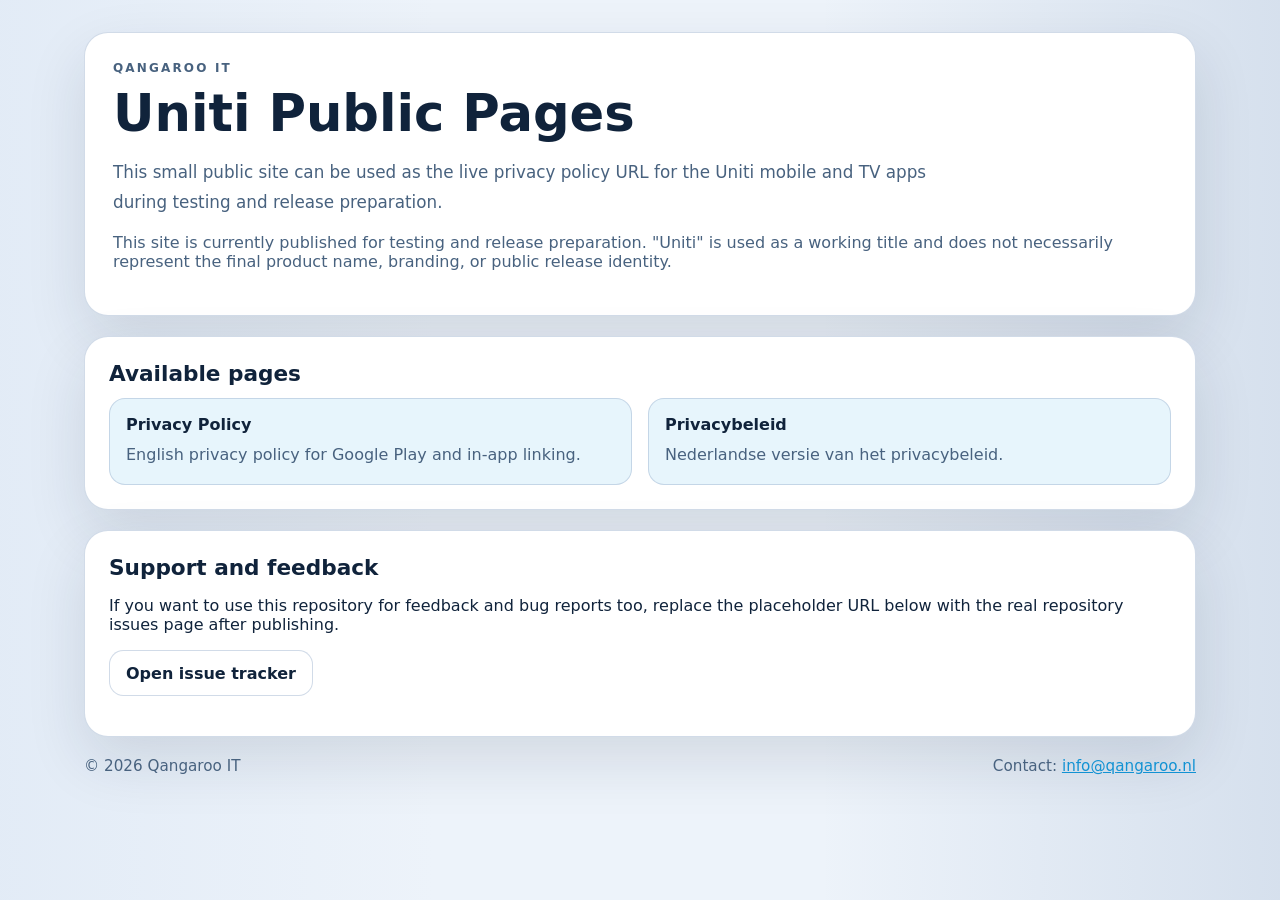
<file: index.html>
<!doctype html>
<html lang="en">
  <head>
    <meta charset="utf-8" />
    <meta name="viewport" content="width=device-width, initial-scale=1" />
    <title>Uniti Legal</title>
    <meta
      name="description"
      content="Public legal and support pages for the Uniti apps published by Qangaroo IT." />
    <link rel="stylesheet" href="./styles.css" />
  </head>
  <body>
    <main class="page-shell">
      <section class="card hero">
        <p class="eyebrow">Qangaroo IT</p>
        <h1>Uniti Public Pages</h1>
        <p class="intro">
          This small public site can be used as the live privacy policy URL for the Uniti mobile and TV apps during
          testing and release preparation.
        </p>
        <p class="muted">
          This site is currently published for testing and release preparation. "Uniti" is used as a working title and
          does not necessarily represent the final product name, branding, or public release identity.
        </p>
      </section>

      <section class="card">
        <h2>Available pages</h2>
        <div class="link-grid">
          <a class="link-card" href="./privacy/">
            <strong>Privacy Policy</strong>
            <span>English privacy policy for Google Play and in-app linking.</span>
          </a>
          <a class="link-card" href="./privacy/nl/">
            <strong>Privacybeleid</strong>
            <span>Nederlandse versie van het privacybeleid.</span>
          </a>
        </div>
      </section>

      <section class="card">
        <h2>Support and feedback</h2>
        <p>
          If you want to use this repository for feedback and bug reports too, replace the placeholder URL below with
          the real repository issues page after publishing.
        </p>
        <p>
          <a class="button-link" href="https://github.com/QangarooIT/unitix/issues"
            >Open issue tracker</a
          >
        </p>
      </section>

      <footer class="site-footer">
        <span>© 2026 Qangaroo IT</span>
        <span>Contact: <a href="mailto:info@qangaroo.nl">info@qangaroo.nl</a></span>
      </footer>
    </main>
  </body>
</html>
</file>
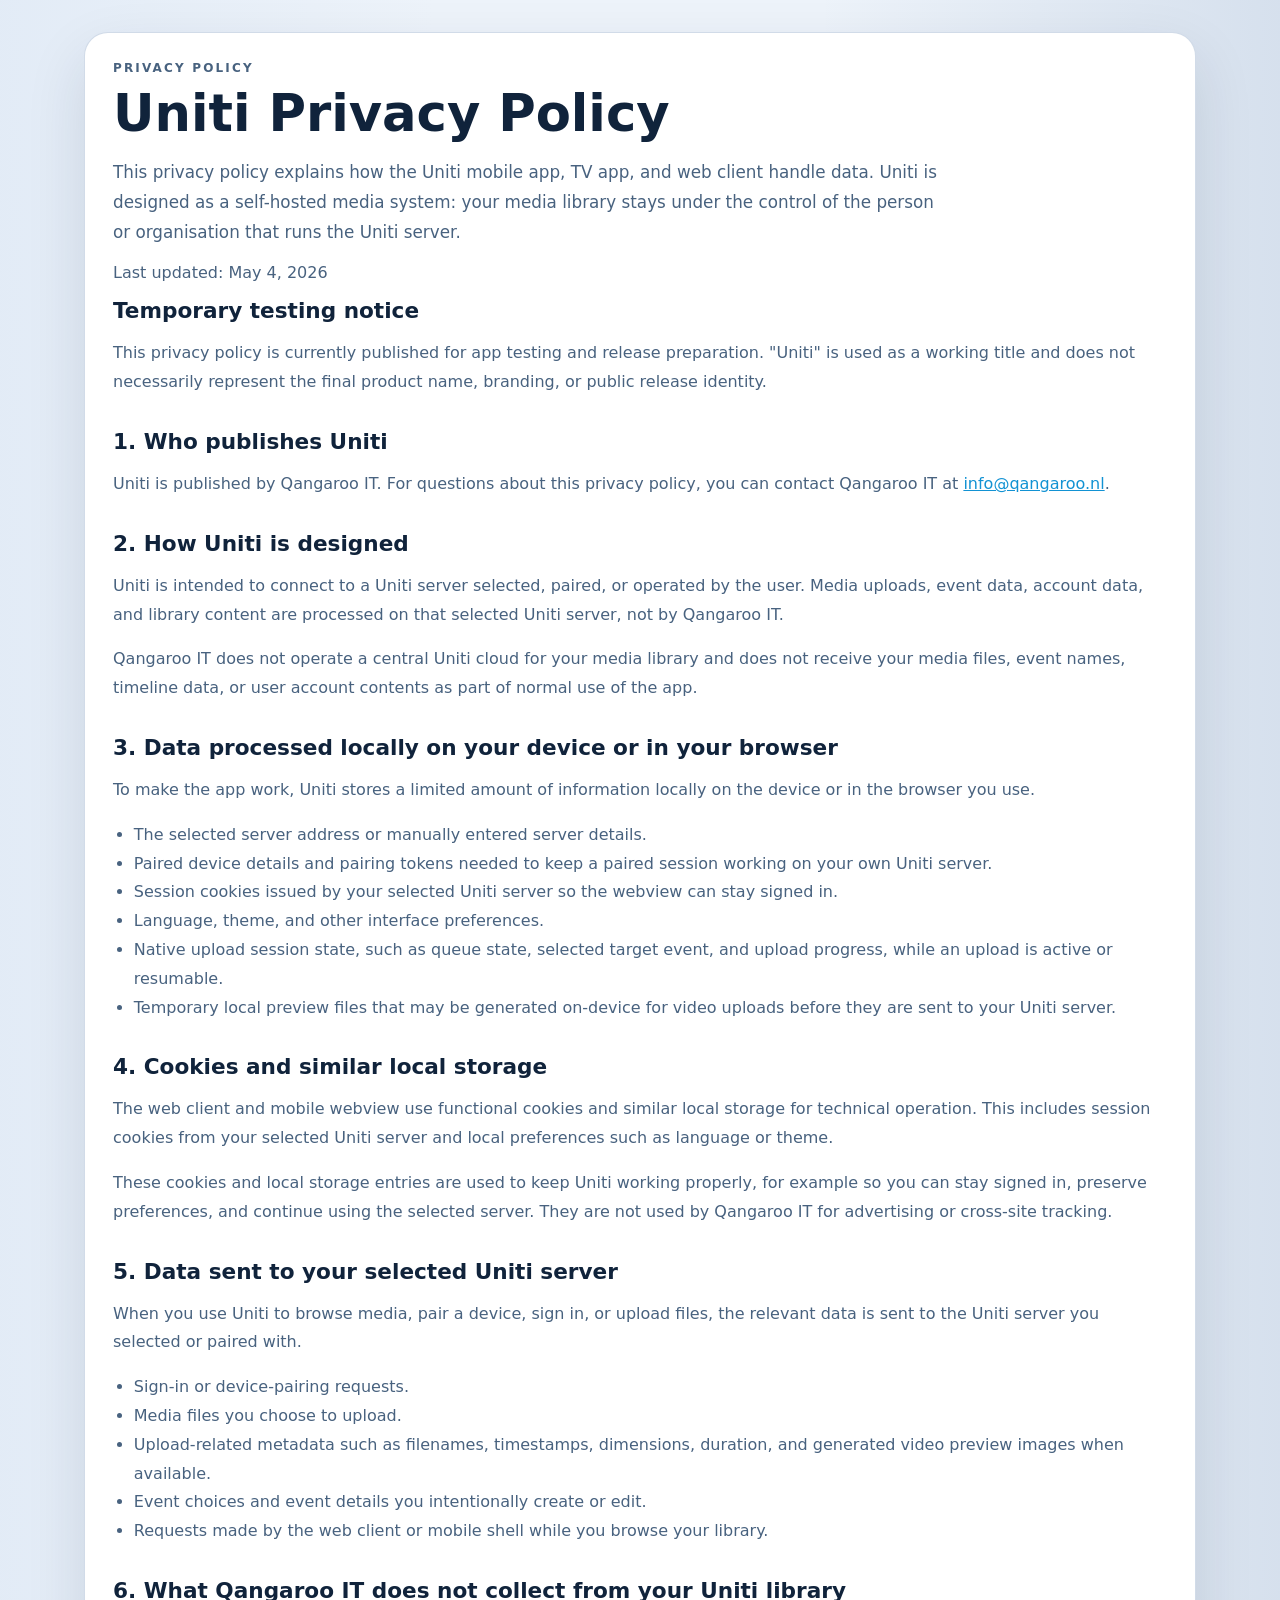
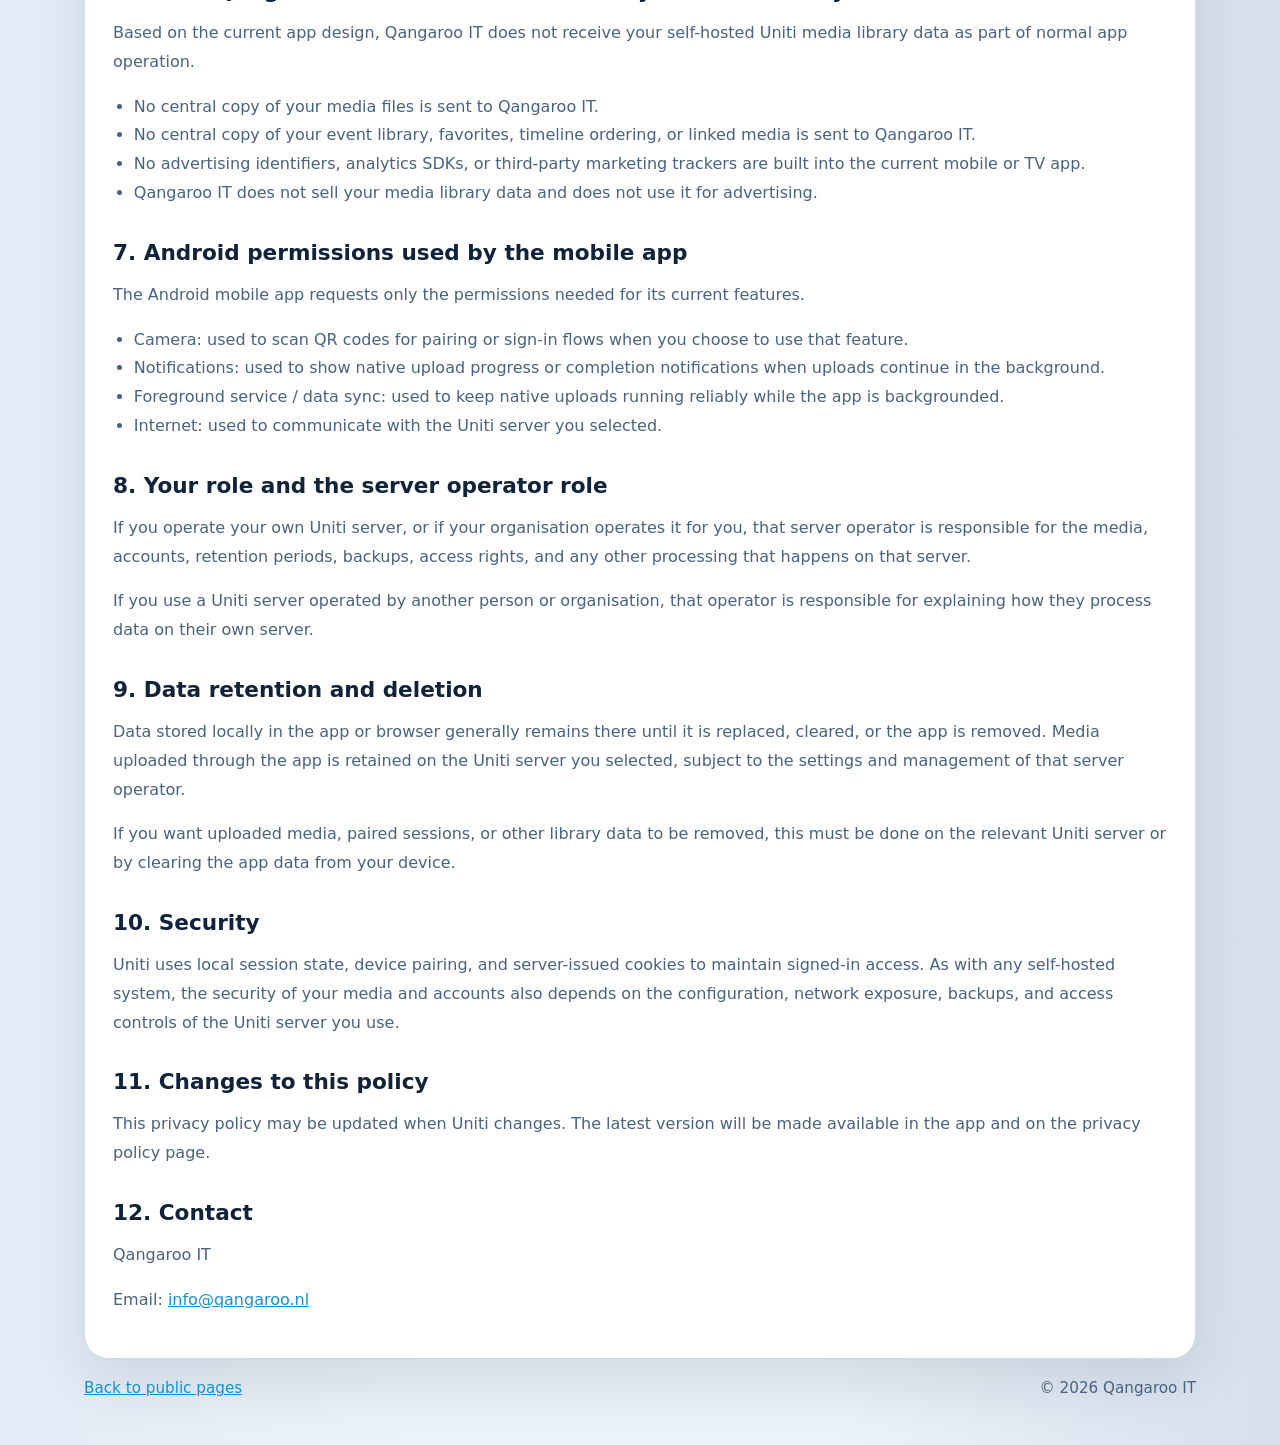
<file: privacy/index.html>
<!doctype html>
<html lang="en">
  <head>
    <meta charset="utf-8" />
    <meta name="viewport" content="width=device-width, initial-scale=1" />
    <title>Uniti Privacy Policy</title>
    <meta
      name="description"
      content="Privacy policy for the Uniti mobile app, TV app, and web client, published by Qangaroo IT." />
    <link rel="stylesheet" href="../styles.css" />
  </head>
  <body>
    <main class="page-shell">
      <section class="card legal-card">
        <p class="eyebrow">Privacy Policy</p>
        <h1>Uniti Privacy Policy</h1>
        <p class="intro">
          This privacy policy explains how the Uniti mobile app, TV app, and web client handle data. Uniti is designed
          as a self-hosted media system: your media library stays under the control of the person or organisation that
          runs the Uniti server.
        </p>
        <p class="muted">Last updated: May 4, 2026</p>

        <section class="legal-section">
          <h2>Temporary testing notice</h2>
          <p>
            This privacy policy is currently published for app testing and release preparation. "Uniti" is used as a
            working title and does not necessarily represent the final product name, branding, or public release
            identity.
          </p>
        </section>

        <section class="legal-section">
          <h2>1. Who publishes Uniti</h2>
          <p>
            Uniti is published by Qangaroo IT. For questions about this privacy policy, you can contact Qangaroo IT at
            <a href="mailto:info@qangaroo.nl">info@qangaroo.nl</a>.
          </p>
        </section>

        <section class="legal-section">
          <h2>2. How Uniti is designed</h2>
          <p>
            Uniti is intended to connect to a Uniti server selected, paired, or operated by the user. Media uploads,
            event data, account data, and library content are processed on that selected Uniti server, not by Qangaroo
            IT.
          </p>
          <p>
            Qangaroo IT does not operate a central Uniti cloud for your media library and does not receive your media
            files, event names, timeline data, or user account contents as part of normal use of the app.
          </p>
        </section>

        <section class="legal-section">
          <h2>3. Data processed locally on your device or in your browser</h2>
          <p>
            To make the app work, Uniti stores a limited amount of information locally on the device or in the browser
            you use.
          </p>
          <ul>
            <li>The selected server address or manually entered server details.</li>
            <li>Paired device details and pairing tokens needed to keep a paired session working on your own Uniti server.</li>
            <li>Session cookies issued by your selected Uniti server so the webview can stay signed in.</li>
            <li>Language, theme, and other interface preferences.</li>
            <li>
              Native upload session state, such as queue state, selected target event, and upload progress, while an
              upload is active or resumable.
            </li>
            <li>
              Temporary local preview files that may be generated on-device for video uploads before they are sent to
              your Uniti server.
            </li>
          </ul>
        </section>

        <section class="legal-section">
          <h2>4. Cookies and similar local storage</h2>
          <p>
            The web client and mobile webview use functional cookies and similar local storage for technical operation.
            This includes session cookies from your selected Uniti server and local preferences such as language or
            theme.
          </p>
          <p>
            These cookies and local storage entries are used to keep Uniti working properly, for example so you can stay
            signed in, preserve preferences, and continue using the selected server. They are not used by Qangaroo IT
            for advertising or cross-site tracking.
          </p>
        </section>

        <section class="legal-section">
          <h2>5. Data sent to your selected Uniti server</h2>
          <p>
            When you use Uniti to browse media, pair a device, sign in, or upload files, the relevant data is sent to
            the Uniti server you selected or paired with.
          </p>
          <ul>
            <li>Sign-in or device-pairing requests.</li>
            <li>Media files you choose to upload.</li>
            <li>
              Upload-related metadata such as filenames, timestamps, dimensions, duration, and generated video preview
              images when available.
            </li>
            <li>Event choices and event details you intentionally create or edit.</li>
            <li>Requests made by the web client or mobile shell while you browse your library.</li>
          </ul>
        </section>

        <section class="legal-section">
          <h2>6. What Qangaroo IT does not collect from your Uniti library</h2>
          <p>Based on the current app design, Qangaroo IT does not receive your self-hosted Uniti media library data as part of normal app operation.</p>
          <ul>
            <li>No central copy of your media files is sent to Qangaroo IT.</li>
            <li>No central copy of your event library, favorites, timeline ordering, or linked media is sent to Qangaroo IT.</li>
            <li>No advertising identifiers, analytics SDKs, or third-party marketing trackers are built into the current mobile or TV app.</li>
            <li>Qangaroo IT does not sell your media library data and does not use it for advertising.</li>
          </ul>
        </section>

        <section class="legal-section">
          <h2>7. Android permissions used by the mobile app</h2>
          <p>The Android mobile app requests only the permissions needed for its current features.</p>
          <ul>
            <li>Camera: used to scan QR codes for pairing or sign-in flows when you choose to use that feature.</li>
            <li>Notifications: used to show native upload progress or completion notifications when uploads continue in the background.</li>
            <li>Foreground service / data sync: used to keep native uploads running reliably while the app is backgrounded.</li>
            <li>Internet: used to communicate with the Uniti server you selected.</li>
          </ul>
        </section>

        <section class="legal-section">
          <h2>8. Your role and the server operator role</h2>
          <p>
            If you operate your own Uniti server, or if your organisation operates it for you, that server operator is
            responsible for the media, accounts, retention periods, backups, access rights, and any other processing
            that happens on that server.
          </p>
          <p>
            If you use a Uniti server operated by another person or organisation, that operator is responsible for
            explaining how they process data on their own server.
          </p>
        </section>

        <section class="legal-section">
          <h2>9. Data retention and deletion</h2>
          <p>
            Data stored locally in the app or browser generally remains there until it is replaced, cleared, or the app
            is removed. Media uploaded through the app is retained on the Uniti server you selected, subject to the
            settings and management of that server operator.
          </p>
          <p>
            If you want uploaded media, paired sessions, or other library data to be removed, this must be done on the
            relevant Uniti server or by clearing the app data from your device.
          </p>
        </section>

        <section class="legal-section">
          <h2>10. Security</h2>
          <p>
            Uniti uses local session state, device pairing, and server-issued cookies to maintain signed-in access. As
            with any self-hosted system, the security of your media and accounts also depends on the configuration,
            network exposure, backups, and access controls of the Uniti server you use.
          </p>
        </section>

        <section class="legal-section">
          <h2>11. Changes to this policy</h2>
          <p>
            This privacy policy may be updated when Uniti changes. The latest version will be made available in the app
            and on the privacy policy page.
          </p>
        </section>

        <section class="legal-section">
          <h2>12. Contact</h2>
          <p>Qangaroo IT</p>
          <p>Email: <a href="mailto:info@qangaroo.nl">info@qangaroo.nl</a></p>
        </section>
      </section>

      <footer class="site-footer">
        <a href="../">Back to public pages</a>
        <span>© 2026 Qangaroo IT</span>
      </footer>
    </main>
  </body>
</html>
</file>
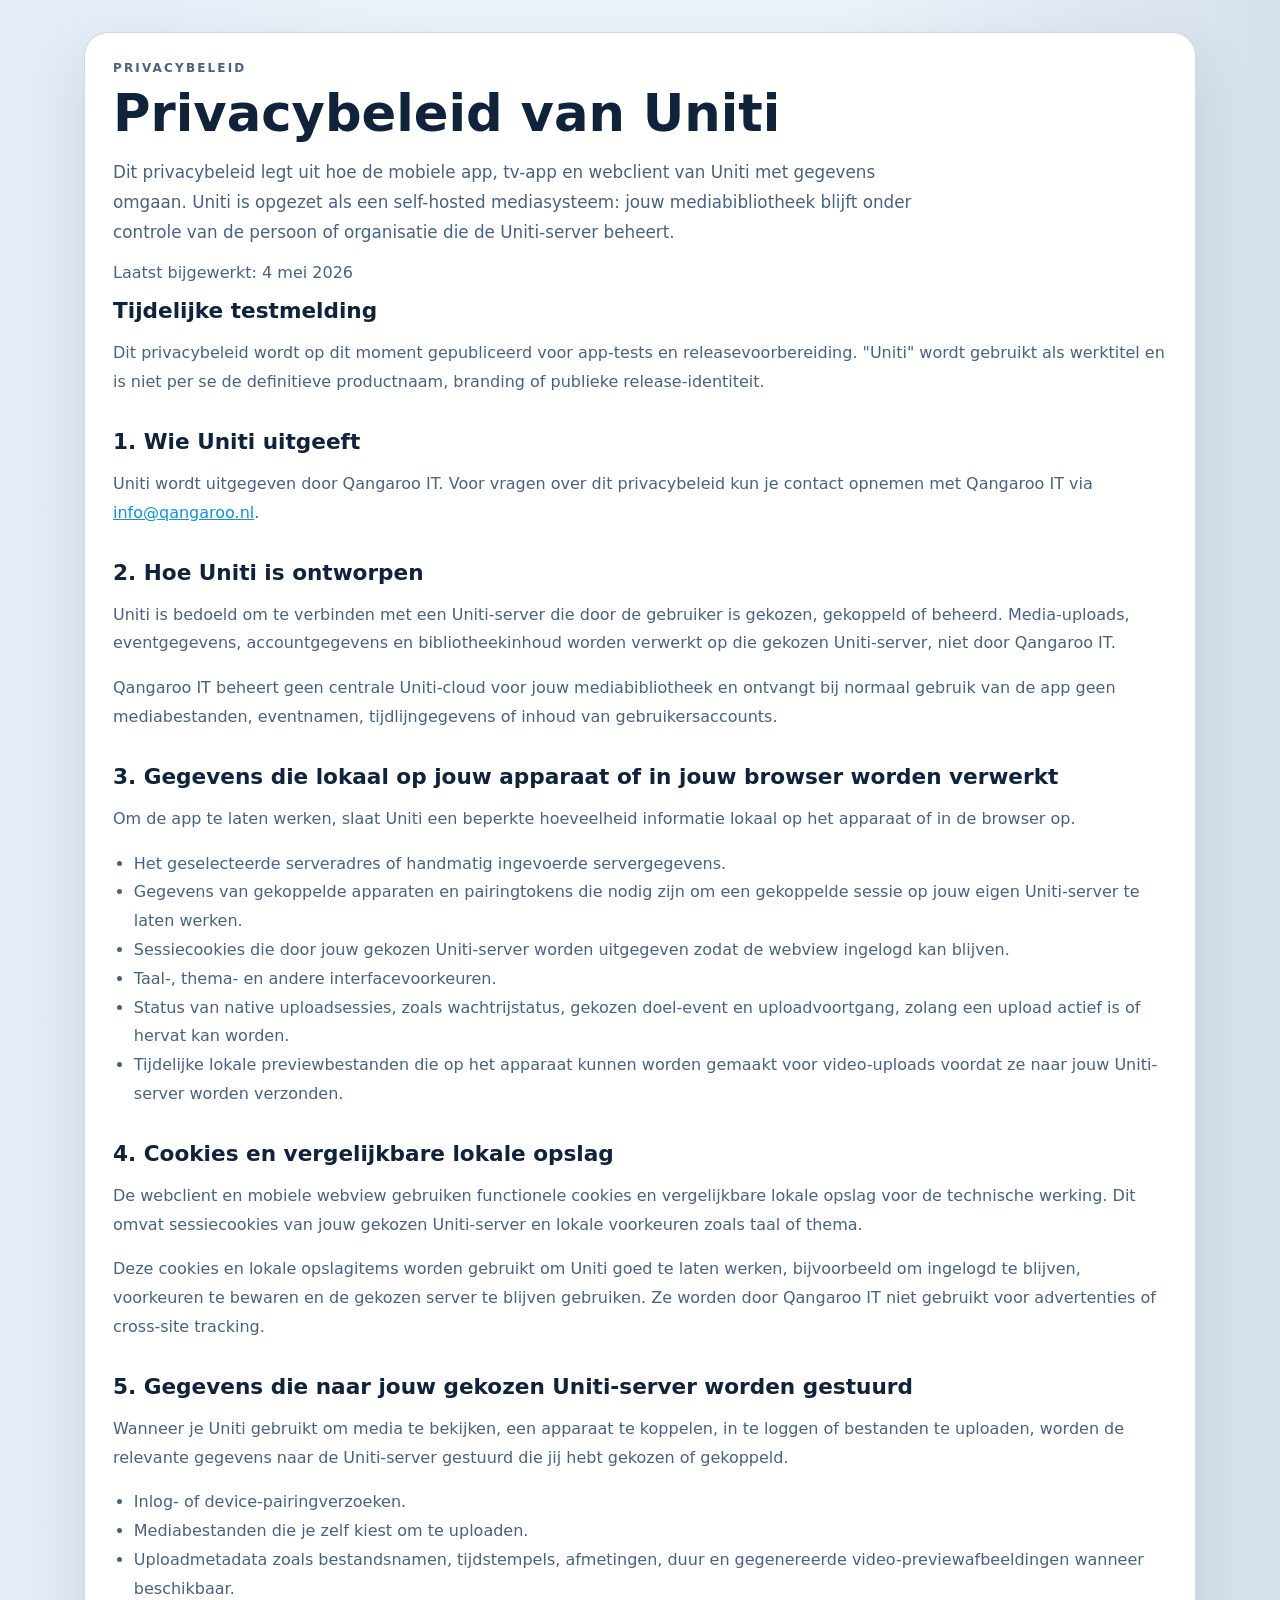
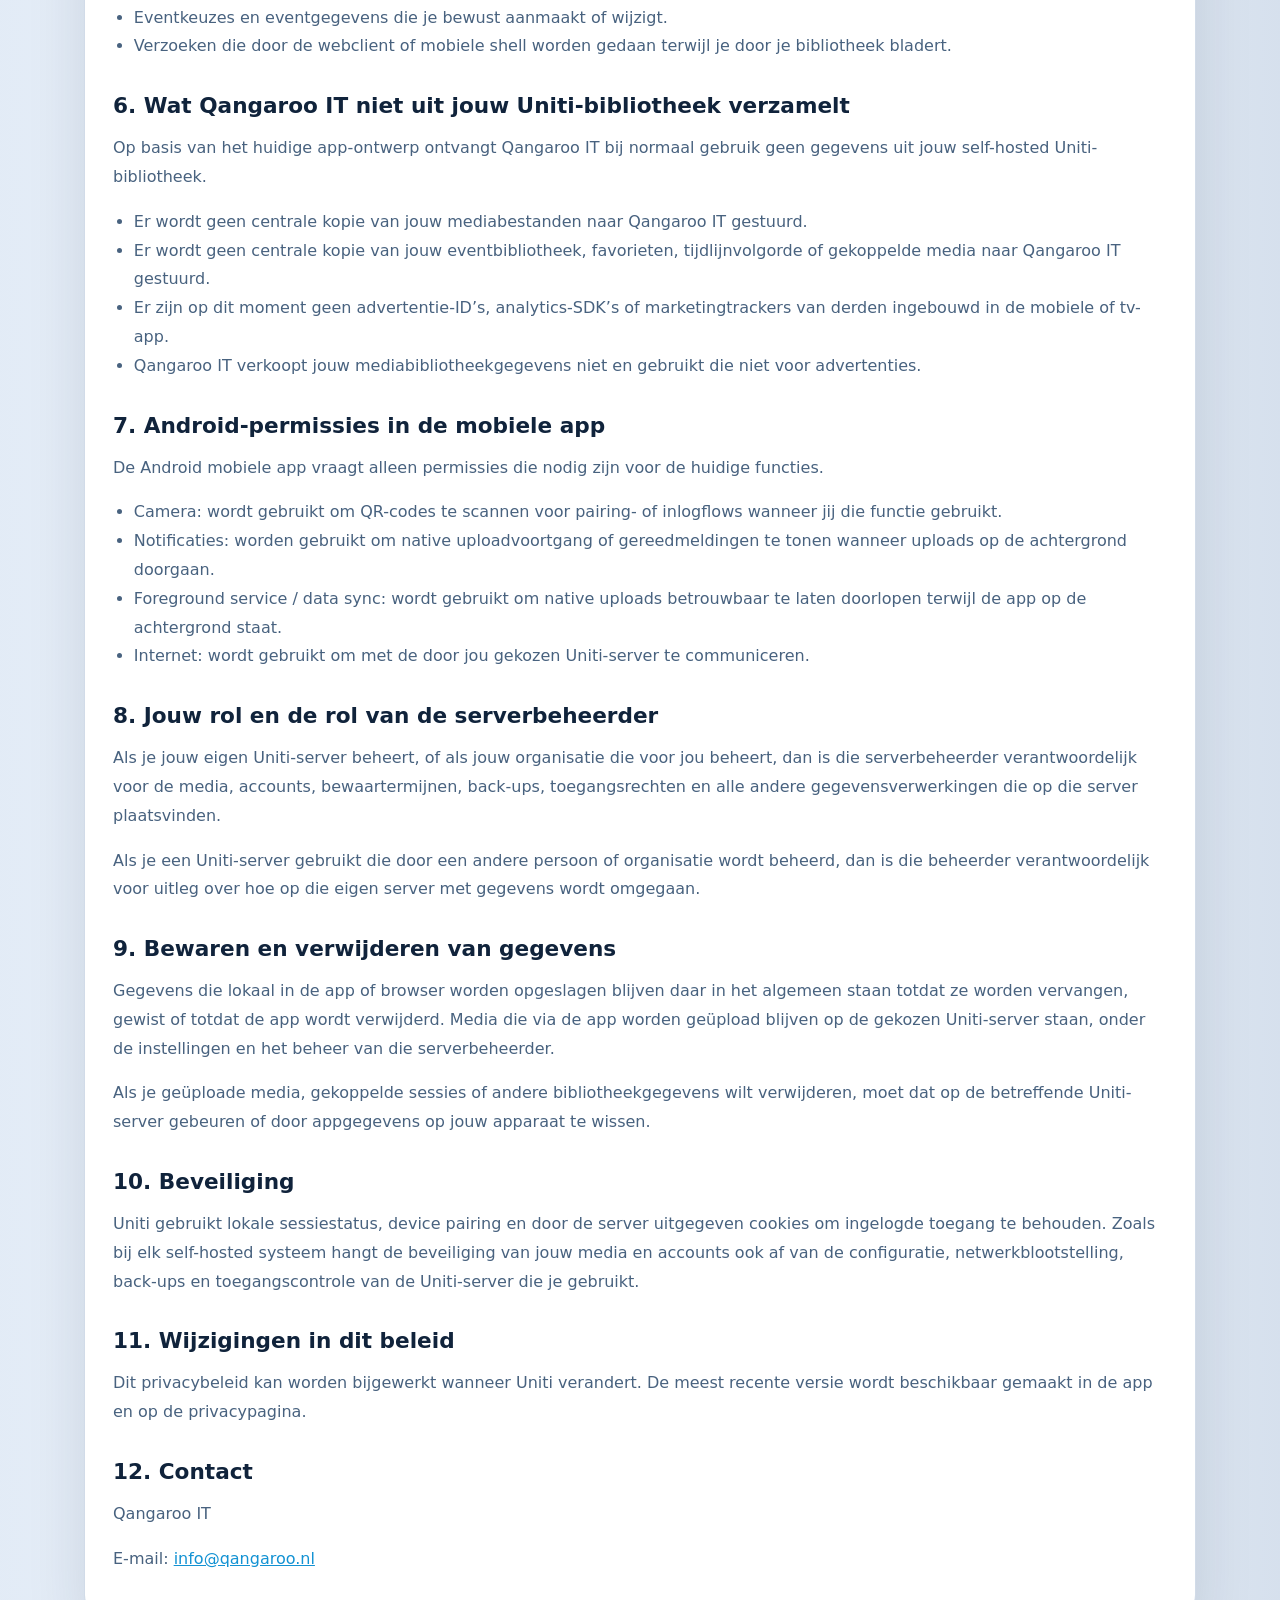
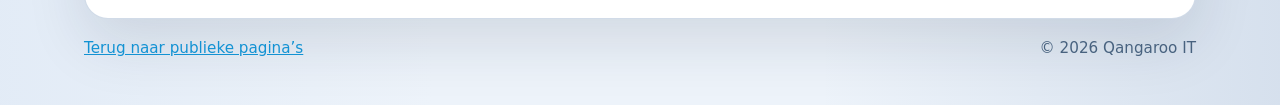
<file: privacy/nl/index.html>
<!doctype html>
<html lang="nl">
  <head>
    <meta charset="utf-8" />
    <meta name="viewport" content="width=device-width, initial-scale=1" />
    <title>Privacybeleid van Uniti</title>
    <meta
      name="description"
      content="Privacybeleid voor de mobiele app, tv-app en webclient van Uniti, uitgegeven door Qangaroo IT." />
    <link rel="stylesheet" href="../../styles.css" />
  </head>
  <body>
    <main class="page-shell">
      <section class="card legal-card">
        <p class="eyebrow">Privacybeleid</p>
        <h1>Privacybeleid van Uniti</h1>
        <p class="intro">
          Dit privacybeleid legt uit hoe de mobiele app, tv-app en webclient van Uniti met gegevens omgaan. Uniti is
          opgezet als een self-hosted mediasysteem: jouw mediabibliotheek blijft onder controle van de persoon of
          organisatie die de Uniti-server beheert.
        </p>
        <p class="muted">Laatst bijgewerkt: 4 mei 2026</p>

        <section class="legal-section">
          <h2>Tijdelijke testmelding</h2>
          <p>
            Dit privacybeleid wordt op dit moment gepubliceerd voor app-tests en releasevoorbereiding. "Uniti" wordt
            gebruikt als werktitel en is niet per se de definitieve productnaam, branding of publieke
            release-identiteit.
          </p>
        </section>

        <section class="legal-section">
          <h2>1. Wie Uniti uitgeeft</h2>
          <p>
            Uniti wordt uitgegeven door Qangaroo IT. Voor vragen over dit privacybeleid kun je contact opnemen met
            Qangaroo IT via <a href="mailto:info@qangaroo.nl">info@qangaroo.nl</a>.
          </p>
        </section>

        <section class="legal-section">
          <h2>2. Hoe Uniti is ontworpen</h2>
          <p>
            Uniti is bedoeld om te verbinden met een Uniti-server die door de gebruiker is gekozen, gekoppeld of
            beheerd. Media-uploads, eventgegevens, accountgegevens en bibliotheekinhoud worden verwerkt op die gekozen
            Uniti-server, niet door Qangaroo IT.
          </p>
          <p>
            Qangaroo IT beheert geen centrale Uniti-cloud voor jouw mediabibliotheek en ontvangt bij normaal gebruik
            van de app geen mediabestanden, eventnamen, tijdlijngegevens of inhoud van gebruikersaccounts.
          </p>
        </section>

        <section class="legal-section">
          <h2>3. Gegevens die lokaal op jouw apparaat of in jouw browser worden verwerkt</h2>
          <p>
            Om de app te laten werken, slaat Uniti een beperkte hoeveelheid informatie lokaal op het apparaat of in de
            browser op.
          </p>
          <ul>
            <li>Het geselecteerde serveradres of handmatig ingevoerde servergegevens.</li>
            <li>Gegevens van gekoppelde apparaten en pairingtokens die nodig zijn om een gekoppelde sessie op jouw eigen Uniti-server te laten werken.</li>
            <li>Sessiecookies die door jouw gekozen Uniti-server worden uitgegeven zodat de webview ingelogd kan blijven.</li>
            <li>Taal-, thema- en andere interfacevoorkeuren.</li>
            <li>Status van native uploadsessies, zoals wachtrijstatus, gekozen doel-event en uploadvoortgang, zolang een upload actief is of hervat kan worden.</li>
            <li>Tijdelijke lokale previewbestanden die op het apparaat kunnen worden gemaakt voor video-uploads voordat ze naar jouw Uniti-server worden verzonden.</li>
          </ul>
        </section>

        <section class="legal-section">
          <h2>4. Cookies en vergelijkbare lokale opslag</h2>
          <p>
            De webclient en mobiele webview gebruiken functionele cookies en vergelijkbare lokale opslag voor de
            technische werking. Dit omvat sessiecookies van jouw gekozen Uniti-server en lokale voorkeuren zoals taal of
            thema.
          </p>
          <p>
            Deze cookies en lokale opslagitems worden gebruikt om Uniti goed te laten werken, bijvoorbeeld om ingelogd
            te blijven, voorkeuren te bewaren en de gekozen server te blijven gebruiken. Ze worden door Qangaroo IT
            niet gebruikt voor advertenties of cross-site tracking.
          </p>
        </section>

        <section class="legal-section">
          <h2>5. Gegevens die naar jouw gekozen Uniti-server worden gestuurd</h2>
          <p>
            Wanneer je Uniti gebruikt om media te bekijken, een apparaat te koppelen, in te loggen of bestanden te
            uploaden, worden de relevante gegevens naar de Uniti-server gestuurd die jij hebt gekozen of gekoppeld.
          </p>
          <ul>
            <li>Inlog- of device-pairingverzoeken.</li>
            <li>Mediabestanden die je zelf kiest om te uploaden.</li>
            <li>Uploadmetadata zoals bestandsnamen, tijdstempels, afmetingen, duur en gegenereerde video-previewafbeeldingen wanneer beschikbaar.</li>
            <li>Eventkeuzes en eventgegevens die je bewust aanmaakt of wijzigt.</li>
            <li>Verzoeken die door de webclient of mobiele shell worden gedaan terwijl je door je bibliotheek bladert.</li>
          </ul>
        </section>

        <section class="legal-section">
          <h2>6. Wat Qangaroo IT niet uit jouw Uniti-bibliotheek verzamelt</h2>
          <p>Op basis van het huidige app-ontwerp ontvangt Qangaroo IT bij normaal gebruik geen gegevens uit jouw self-hosted Uniti-bibliotheek.</p>
          <ul>
            <li>Er wordt geen centrale kopie van jouw mediabestanden naar Qangaroo IT gestuurd.</li>
            <li>Er wordt geen centrale kopie van jouw eventbibliotheek, favorieten, tijdlijnvolgorde of gekoppelde media naar Qangaroo IT gestuurd.</li>
            <li>Er zijn op dit moment geen advertentie-ID’s, analytics-SDK’s of marketingtrackers van derden ingebouwd in de mobiele of tv-app.</li>
            <li>Qangaroo IT verkoopt jouw mediabibliotheekgegevens niet en gebruikt die niet voor advertenties.</li>
          </ul>
        </section>

        <section class="legal-section">
          <h2>7. Android-permissies in de mobiele app</h2>
          <p>De Android mobiele app vraagt alleen permissies die nodig zijn voor de huidige functies.</p>
          <ul>
            <li>Camera: wordt gebruikt om QR-codes te scannen voor pairing- of inlogflows wanneer jij die functie gebruikt.</li>
            <li>Notificaties: worden gebruikt om native uploadvoortgang of gereedmeldingen te tonen wanneer uploads op de achtergrond doorgaan.</li>
            <li>Foreground service / data sync: wordt gebruikt om native uploads betrouwbaar te laten doorlopen terwijl de app op de achtergrond staat.</li>
            <li>Internet: wordt gebruikt om met de door jou gekozen Uniti-server te communiceren.</li>
          </ul>
        </section>

        <section class="legal-section">
          <h2>8. Jouw rol en de rol van de serverbeheerder</h2>
          <p>
            Als je jouw eigen Uniti-server beheert, of als jouw organisatie die voor jou beheert, dan is die
            serverbeheerder verantwoordelijk voor de media, accounts, bewaartermijnen, back-ups, toegangsrechten en
            alle andere gegevensverwerkingen die op die server plaatsvinden.
          </p>
          <p>
            Als je een Uniti-server gebruikt die door een andere persoon of organisatie wordt beheerd, dan is die
            beheerder verantwoordelijk voor uitleg over hoe op die eigen server met gegevens wordt omgegaan.
          </p>
        </section>

        <section class="legal-section">
          <h2>9. Bewaren en verwijderen van gegevens</h2>
          <p>
            Gegevens die lokaal in de app of browser worden opgeslagen blijven daar in het algemeen staan totdat ze
            worden vervangen, gewist of totdat de app wordt verwijderd. Media die via de app worden geüpload blijven op
            de gekozen Uniti-server staan, onder de instellingen en het beheer van die serverbeheerder.
          </p>
          <p>
            Als je geüploade media, gekoppelde sessies of andere bibliotheekgegevens wilt verwijderen, moet dat op de
            betreffende Uniti-server gebeuren of door appgegevens op jouw apparaat te wissen.
          </p>
        </section>

        <section class="legal-section">
          <h2>10. Beveiliging</h2>
          <p>
            Uniti gebruikt lokale sessiestatus, device pairing en door de server uitgegeven cookies om ingelogde
            toegang te behouden. Zoals bij elk self-hosted systeem hangt de beveiliging van jouw media en accounts ook
            af van de configuratie, netwerkblootstelling, back-ups en toegangscontrole van de Uniti-server die je
            gebruikt.
          </p>
        </section>

        <section class="legal-section">
          <h2>11. Wijzigingen in dit beleid</h2>
          <p>
            Dit privacybeleid kan worden bijgewerkt wanneer Uniti verandert. De meest recente versie wordt beschikbaar
            gemaakt in de app en op de privacypagina.
          </p>
        </section>

        <section class="legal-section">
          <h2>12. Contact</h2>
          <p>Qangaroo IT</p>
          <p>E-mail: <a href="mailto:info@qangaroo.nl">info@qangaroo.nl</a></p>
        </section>
      </section>

      <footer class="site-footer">
        <a href="../../">Terug naar publieke pagina’s</a>
        <span>© 2026 Qangaroo IT</span>
      </footer>
    </main>
  </body>
</html>
</file>
<file: styles.css>
:root {
  color-scheme: light;
  --bg: #edf3fa;
  --card: #ffffff;
  --border: rgba(154, 175, 204, 0.45);
  --text: #10233b;
  --muted: #48627f;
  --accent: #1292d3;
  --accent-soft: #e7f5fc;
  --shadow: 0 24px 60px rgba(17, 35, 58, 0.12);
}

* {
  box-sizing: border-box;
}

html,
body {
  margin: 0;
  padding: 0;
  min-height: 100%;
}

body {
  font-family:
    Inter,
    ui-sans-serif,
    system-ui,
    -apple-system,
    BlinkMacSystemFont,
    "Segoe UI",
    sans-serif;
  background:
    linear-gradient(90deg, rgba(216, 228, 243, 0.5) 0%, rgba(216, 228, 243, 0) 34%),
    linear-gradient(90deg, rgba(93, 126, 171, 0) 64%, rgba(93, 126, 171, 0.16) 100%),
    var(--bg);
  color: var(--text);
}

a {
  color: var(--accent);
}

.page-shell {
  max-width: 72rem;
  margin: 0 auto;
  padding: 2rem 1.25rem 3rem;
}

.card {
  background: var(--card);
  border: 1px solid var(--border);
  border-radius: 1.5rem;
  box-shadow: var(--shadow);
  padding: 1.5rem;
}

.card + .card {
  margin-top: 1.25rem;
}

.hero {
  padding: 1.75rem;
}

.eyebrow {
  margin: 0 0 0.75rem;
  font-size: 0.75rem;
  font-weight: 700;
  letter-spacing: 0.18em;
  text-transform: uppercase;
  color: var(--muted);
}

h1 {
  margin: 0;
  font-size: clamp(2rem, 4vw, 3.3rem);
  line-height: 1.05;
}

h2 {
  margin: 0 0 0.75rem;
  font-size: 1.35rem;
}

.intro {
  max-width: 52rem;
  margin: 1rem 0 0;
  font-size: 1.05rem;
  line-height: 1.8;
  color: var(--muted);
}

.muted {
  color: var(--muted);
}

.link-grid {
  display: grid;
  gap: 1rem;
  grid-template-columns: repeat(auto-fit, minmax(16rem, 1fr));
}

.link-card {
  display: flex;
  flex-direction: column;
  gap: 0.5rem;
  text-decoration: none;
  padding: 1rem;
  border-radius: 1rem;
  border: 1px solid var(--border);
  background: var(--accent-soft);
  color: var(--text);
}

.link-card span {
  color: var(--muted);
  line-height: 1.6;
}

.button-link {
  display: inline-flex;
  align-items: center;
  justify-content: center;
  padding: 0.8rem 1rem;
  border-radius: 0.9rem;
  border: 1px solid var(--border);
  background: var(--card);
  color: var(--text);
  text-decoration: none;
  font-weight: 700;
}

.legal-card {
  padding: 1.75rem;
}

.legal-section + .legal-section {
  margin-top: 2rem;
}

.legal-section p,
.legal-section li {
  line-height: 1.8;
  color: var(--muted);
}

.legal-section ul {
  margin: 0.75rem 0 0;
  padding-left: 1.3rem;
}

.site-footer {
  display: flex;
  flex-wrap: wrap;
  gap: 0.75rem 1.25rem;
  justify-content: space-between;
  align-items: center;
  margin-top: 1.25rem;
  color: var(--muted);
  font-size: 0.95rem;
}

@media (max-width: 640px) {
  .page-shell {
    padding: 1.25rem 1rem 2rem;
  }

  .card,
  .hero,
  .legal-card {
    padding: 1.2rem;
  }

  .site-footer {
    flex-direction: column;
    align-items: flex-start;
  }
}
</file>
